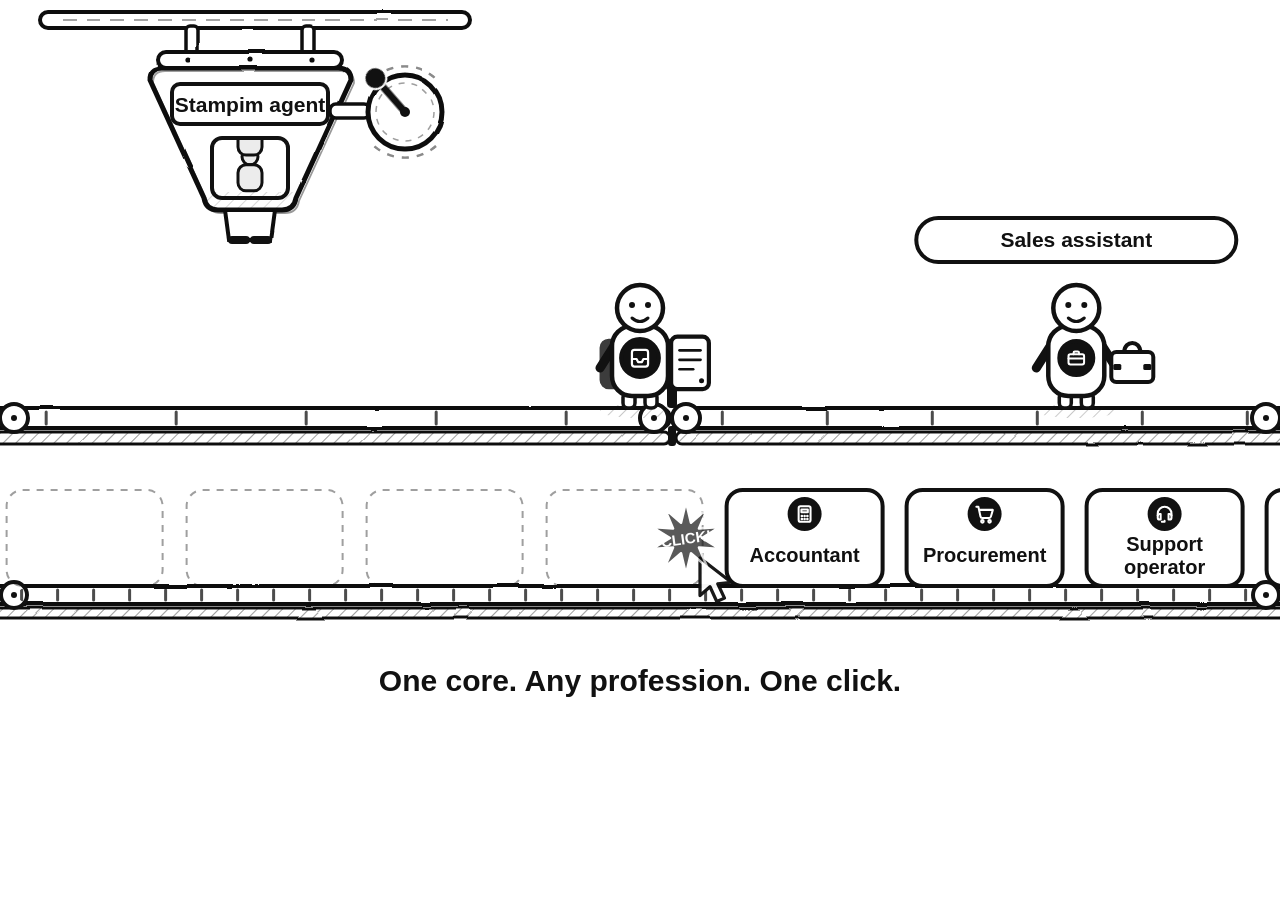
<file: demo/conveyor/index-v3.html>
<!doctype html>
<html lang="en">
<head>
<meta charset="utf-8">
<meta name="viewport" content="width=1280, initial-scale=1">
<title>One core. Any profession. One click.</title>
<style>
  html, body { margin: 0; padding: 0; height: 100%; background: #ffffff; overflow: hidden; }
  #stage { display: block; width: 1280px; height: 720px; }
  text { font-family: "Segoe UI", "Arial", sans-serif; }
</style>
</head>
<body>
<svg id="stage" width="1280" height="720" viewBox="0 0 1280 720" xmlns="http://www.w3.org/2000/svg">
  <defs>
    <pattern id="hatch" width="9" height="9" patternUnits="userSpaceOnUse" patternTransform="rotate(45)">
      <line x1="0" y1="0" x2="0" y2="9" stroke="#111" stroke-width="1.5" opacity="0.55"/>
    </pattern>
    <filter id="rough" x="-1%" y="-1%" width="102%" height="102%">
      <feTurbulence type="fractalNoise" baseFrequency="0.018" numOctaves="2" seed="11" result="noise"/>
      <feDisplacementMap in="SourceGraphic" in2="noise" scale="2.4" xChannelSelector="R" yChannelSelector="G"/>
    </filter>

    <clipPath id="hopperClip">
      <rect x="212" y="138" width="76" height="60" rx="10"/>
    </clipPath>
    <clipPath id="machineClip">
      <path d="M162 68 H338 Q350 68 350 80 L296 198 Q294 210 282 210 H218 Q206 210 204 198 L150 80 Q150 68 162 68 Z"/>
    </clipPath>
    <clipPath id="beltInClip"><rect x="20" y="410" width="628" height="16" rx="8"/></clipPath>
    <clipPath id="beltOutClip"><rect x="696" y="410" width="574" height="16" rx="8"/></clipPath>
    <clipPath id="beltFeedClip"><rect x="18" y="588" width="1244" height="14" rx="7"/></clipPath>

    <!-- profession glyphs: 24x24 line icons, stroke currentColor -->
    <symbol id="ic-request" viewBox="0 0 24 24">
      <g fill="none" stroke="currentColor" stroke-width="2.2" stroke-linecap="round" stroke-linejoin="round">
        <path d="M4 13h4.6l1.5 3h3.8l1.5-3H20"/>
        <path d="M4 13V6.5A2.5 2.5 0 0 1 6.5 4h11A2.5 2.5 0 0 1 20 6.5V13v5a2.5 2.5 0 0 1-2.5 2.5h-11A2.5 2.5 0 0 1 4 18z"/>
      </g>
    </symbol>
    <symbol id="ic-accountant" viewBox="0 0 24 24">
      <g fill="none" stroke="currentColor" stroke-width="2.2" stroke-linecap="round" stroke-linejoin="round">
        <rect x="5.5" y="3.5" width="13" height="17" rx="2"/>
        <path d="M8.5 7h7v3h-7z"/>
        <path d="M9 14.2h.01M12 14.2h.01M15 14.2h.01M9 17.4h.01M12 17.4h.01M15 17.4h.01" stroke-width="2.8"/>
      </g>
    </symbol>
    <symbol id="ic-procurement" viewBox="0 0 24 24">
      <g fill="none" stroke="currentColor" stroke-width="2.2" stroke-linecap="round" stroke-linejoin="round">
        <path d="M3 4h2.2l2.3 10.7a2 2 0 0 0 2 1.6h7.4a2 2 0 0 0 2-1.5L21 7.5H6"/>
        <circle cx="9.6" cy="20" r="1.4"/>
        <circle cx="17.4" cy="20" r="1.4"/>
      </g>
    </symbol>
    <symbol id="ic-support" viewBox="0 0 24 24">
      <g fill="none" stroke="currentColor" stroke-width="2.2" stroke-linecap="round" stroke-linejoin="round">
        <path d="M4.5 13.5v-2a7.5 7.5 0 0 1 15 0v2"/>
        <path d="M4.5 13.5A2 2 0 0 1 6.5 12h1.2v6H6.5a2 2 0 0 1-2-2z"/>
        <path d="M19.5 13.5a2 2 0 0 0-2-1.5h-1.2v6h1.2a2 2 0 0 0 2-2z"/>
        <path d="M12 19.5v1h-3"/>
      </g>
    </symbol>
    <symbol id="ic-warehouse" viewBox="0 0 24 24">
      <g fill="none" stroke="currentColor" stroke-width="2.2" stroke-linecap="round" stroke-linejoin="round">
        <path d="M4 7.5 12 4l8 3.5v9L12 20l-8-3.5z"/>
        <path d="M4 7.5 12 11l8-3.5"/>
        <path d="M12 11v9"/>
      </g>
    </symbol>
    <symbol id="ic-sales" viewBox="0 0 24 24">
      <g fill="none" stroke="currentColor" stroke-width="2.2" stroke-linecap="round" stroke-linejoin="round">
        <rect x="3.5" y="8" width="17" height="11" rx="2"/>
        <path d="M9 8V6.5A1.5 1.5 0 0 1 10.5 5h3A1.5 1.5 0 0 1 15 6.5V8"/>
        <path d="M3.5 12.5h17"/>
      </g>
    </symbol>
  </defs>

  <rect x="0" y="0" width="1280" height="720" fill="#ffffff"/>

  <!-- ================= static hand-drawn scenery ================= -->
  <g id="staticArt" filter="url(#rough)">
    <!-- ceiling beam -->
    <rect x="40" y="12" width="430" height="16" rx="8" fill="#fff" stroke="#111" stroke-width="4"/>
    <line x1="62" y1="20" x2="448" y2="20" stroke="#111" stroke-width="1.6" stroke-dasharray="14 10" opacity="0.5"/>
    <rect x="186" y="26" width="12" height="38" rx="4" fill="#fff" stroke="#111" stroke-width="3.5"/>
    <rect x="302" y="26" width="12" height="38" rx="4" fill="#fff" stroke="#111" stroke-width="3.5"/>

    <!-- machine: body, top plate, throat (v3 replaced the teapot vessel) -->
    <path d="M162 68 H338 Q350 68 350 80 L296 198 Q294 210 282 210 H218 Q206 210 204 198 L150 80 Q150 68 162 68 Z"
          fill="#fff" stroke="#111" stroke-width="5"/>
    <path d="M162 68 H338 Q350 68 350 80 L296 198 Q294 210 282 210 H218 Q206 210 204 198 L150 80 Q150 68 162 68"
          fill="none" stroke="#111" stroke-width="1.8" opacity="0.4" transform="translate(3,3)"/>
    <g clip-path="url(#machineClip)">
      <rect x="196" y="192" width="108" height="18" fill="url(#hatch)" opacity="0.4"/>
    </g>
    <rect x="158" y="52" width="184" height="16" rx="8" fill="#fff" stroke="#111" stroke-width="4"/>
    <circle cx="188" cy="60" r="2.6" fill="#111"/>
    <circle cx="250" cy="60" r="2.6" fill="#111"/>
    <circle cx="312" cy="60" r="2.6" fill="#111"/>
    <path d="M225 210 L229 240 L271 240 L275 210 Z" fill="#fff" stroke="#111" stroke-width="4"/>

    <!-- crank: bracket, wheel, motion arcs -->
    <rect x="330" y="104" width="40" height="14" rx="6" fill="#fff" stroke="#111" stroke-width="3.5"/>
    <circle cx="405" cy="112" r="37" fill="#fff" stroke="#111" stroke-width="5"/>
    <circle cx="405" cy="112" r="29" fill="none" stroke="#111" stroke-width="1.5" stroke-dasharray="6 7" opacity="0.4"/>
    <circle cx="405" cy="112" r="5" fill="#111"/>
    <path d="M374 78 A 47 47 0 0 1 436 78" fill="none" stroke="#111" stroke-width="2.4" stroke-dasharray="7 8" opacity="0.5"/>
    <path d="M436 146 A 47 47 0 0 1 374 146" fill="none" stroke="#111" stroke-width="2.4" stroke-dasharray="7 8" opacity="0.5"/>

    <!-- conveyor belts + frames -->
    <rect x="-10" y="408" width="680" height="20" rx="10" fill="#fff" stroke="#111" stroke-width="4"/>
    <rect x="676" y="408" width="614" height="20" rx="10" fill="#fff" stroke="#111" stroke-width="4"/>
    <rect x="-10" y="432" width="680" height="12" rx="6" fill="url(#hatch)" stroke="#111" stroke-width="3"/>
    <rect x="676" y="432" width="614" height="12" rx="6" fill="url(#hatch)" stroke="#111" stroke-width="3"/>

    <!-- profession feed belt -->
    <rect x="-10" y="586" width="1300" height="18" rx="9" fill="#fff" stroke="#111" stroke-width="4"/>
    <rect x="-10" y="608" width="1300" height="10" rx="5" fill="url(#hatch)" stroke="#111" stroke-width="3"/>
  </g>

  <!-- ================= rollers (crisp, above stripes) ================= -->
  <g id="rollers">
    <circle cx="14" cy="418" r="14" fill="#fff" stroke="#111" stroke-width="4"/><circle cx="14" cy="418" r="3" fill="#111"/>
    <circle cx="654" cy="418" r="14" fill="#fff" stroke="#111" stroke-width="4"/><circle cx="654" cy="418" r="3" fill="#111"/>
    <circle cx="686" cy="418" r="14" fill="#fff" stroke="#111" stroke-width="4"/><circle cx="686" cy="418" r="3" fill="#111"/>
    <circle cx="1266" cy="418" r="14" fill="#fff" stroke="#111" stroke-width="4"/><circle cx="1266" cy="418" r="3" fill="#111"/>
    <circle cx="14" cy="595" r="13" fill="#fff" stroke="#111" stroke-width="4"/><circle cx="14" cy="595" r="3" fill="#111"/>
    <circle cx="1266" cy="595" r="13" fill="#fff" stroke="#111" stroke-width="4"/><circle cx="1266" cy="595" r="3" fill="#111"/>
    <rect x="668" y="426" width="8" height="20" rx="3" fill="#111"/>
  </g>

  <!-- ================= dynamic: belts, hopper life, stopper ================= -->
  <g clip-path="url(#beltInClip)"><g id="stripesIn"></g></g>
  <g clip-path="url(#beltOutClip)"><g id="stripesOut"></g></g>
  <g clip-path="url(#beltFeedClip)"><g id="stripesFeed"></g></g>

  <g id="hopperMinis" clip-path="url(#hopperClip)"></g>
  <!-- porthole frame and name plate sit above the queue of blanks -->
  <rect x="212" y="138" width="76" height="60" rx="10" fill="none" stroke="#111" stroke-width="4"/>
  <g id="namePlate">
    <rect x="172" y="84" width="156" height="40" rx="8" fill="#fff" stroke="#111" stroke-width="4"/>
    <text x="250" y="112" text-anchor="middle" font-size="21" font-weight="700" fill="#111">Stampim agent</text>
  </g>

  <g id="crankArm">
    <line x1="405" y1="112" x2="450" y2="112" stroke="#111" stroke-width="7" stroke-linecap="round"/>
    <circle cx="450" cy="112" r="11" fill="#111" stroke="#fff" stroke-width="2"/>
  </g>

  <g id="gateLeft"><rect x="0" y="-4" width="22" height="8" rx="4" fill="#111"/></g>
  <g id="gateRight"><rect x="-22" y="-4" width="22" height="8" rx="4" fill="#111"/></g>

  <g id="stopper" style="opacity:0">
    <rect x="-5" y="-36" width="10" height="36" rx="4" fill="#111"/>
    <rect x="-12" y="-42" width="24" height="9" rx="4" fill="#111"/>
  </g>

  <!-- ================= feed slots, flying tile, agents, effects ================= -->
  <g id="slotsLayer"></g>
  <g id="flyLayer"></g>
  <g id="agentsLayer"></g>
  <g id="fxLayer"></g>

  <text id="tagline" x="640" y="691" text-anchor="middle" font-size="30" font-weight="700" fill="#111"></text>
</svg>

<script>
(function () {
  "use strict";

  // ---------- language and professions ----------
  var params = new URLSearchParams(location.search);
  var LANG = params.get("lang") === "ru" ? "ru" : "en";
  var RECORD = params.get("record") === "1";
  document.documentElement.lang = LANG;

  var TXT = {
    en: {
      tag: "One core. Any profession. One click.",
      click: "*CLICK!*",
      prof: [
        ["Request", "intake"],
        ["Accountant"],
        ["Procurement"],
        ["Support", "operator"],
        ["Warehouse", "clerk"],
        ["Sales", "assistant"]
      ]
    },
    ru: {
      tag: "Одно ядро. Любая профессия. Один щелчок.",
      click: "«ЩЁЛК!»",
      prof: [
        ["Приёмщик", "заявок"],
        ["Бухгалтер"],
        ["Снабженец"],
        ["Оператор", "поддержки"],
        ["Кладовщик"],
        ["Помощник", "продаж"]
      ]
    }
  }[LANG];

  var KEYS = ["request", "accountant", "procurement", "support", "warehouse", "sales"];
  var PROF = KEYS.map(function (key, i) {
    return { key: key, lines: TXT.prof[i], label: TXT.prof[i].join(" ") };
  });

  // ---------- constants (all periodic) ----------
  var CYCLE = 2.5;              // one crank revolution, seconds
  var CYCLES = 6;               // six professions per loop
  var TOTAL = CYCLE * CYCLES;   // 15.0 s
  var FALL_END = 0.16;
  var LAND_END = 0.19;
  var RIDE_END = 0.49;
  var CLICK_P  = 0.55;
  var MERGE_END = 0.66;
  var CHIP_P = 0.70;
  var CHIP_FULL = 0.74;
  var EXIT_START = 1.22;
  var EXIT_SPEED = 420;         // px per second, slower than the incoming belt
  var AGENT_LAND_X = 250;
  var AGENT_CLICK_X = 640;
  var BELT_TOP = 408;

  var TILE_S = 180;
  var TILE_X0 = AGENT_CLICK_X + CLICK_P * TILE_S;
  var TILE_CY = 538;
  var CLICK_X = 700;
  var CLICK_Y = 558;

  var IN_SPEED = 1300;          // px per cycle = 520 px/s (agent ride 390 px / 0.30 cycle)
  var OUT_SPEED = 1050;         // px per cycle = 420 px/s (slower than incoming)
  var FEED_SPEED = TILE_S;      // one tile per revolution
  var IN_STRIPE = 130, OUT_STRIPE = 105, FEED_STRIPE = 36;

  var CHIP_HALF = 160;
  var A_END = EXIT_START + (1280 + CHIP_HALF - AGENT_CLICK_X) / (EXIT_SPEED * CYCLE);

  var NS = "http://www.w3.org/2000/svg";
  function $(id) { return document.getElementById(id); }
  function el(name, attrs) {
    var n = document.createElementNS(NS, name);
    if (attrs) for (var k in attrs) n.setAttribute(k, attrs[k]);
    return n;
  }
  function clamp(v, a, b) { return Math.min(b, Math.max(a, v)); }
  function lerp(a, b, u) { return a + (b - a) * u; }
  function seg(p, a, b) { return clamp((p - a) / (b - a), 0, 1); }
  function smooth(u) { u = clamp(u, 0, 1); return u * u * (3 - 2 * u); }
  function easeInQuad(u) { u = clamp(u, 0, 1); return u * u; }
  function easeOutCubic(u) { u = clamp(u, 0, 1); return 1 - Math.pow(1 - u, 3); }
  function easeInOutCubic(u) { u = clamp(u, 0, 1); return u < 0.5 ? 4 * u * u * u : 1 - Math.pow(-2 * u + 2, 3) / 2; }
  function easeOutBack(u) {
    u = clamp(u, 0, 1);
    var c1 = 1.70158, c3 = c1 + 1;
    return 1 + c3 * Math.pow(u - 1, 3) + c1 * Math.pow(u - 1, 2);
  }
  function mod(n, m) { return ((n % m) + m) % m; }

  // ---------- static text ----------
  var tagline = $("tagline");
  tagline.textContent = TXT.tag;
  document.title = TXT.tag;

  // ---------- belt stripes ----------
  function buildStripes(layer, from, to, step, y, h) {
    for (var x = from; x <= to; x += step) {
      layer.appendChild(el("line", {
        x1: x, y1: y, x2: x, y2: y + h,
        stroke: "#111", "stroke-width": 3, "stroke-linecap": "round", opacity: 0.75
      }));
    }
  }
  buildStripes($("stripesIn"), -260, 1700, IN_STRIPE, 412, 12);
  buildStripes($("stripesOut"), -260, 1700, OUT_STRIPE, 412, 12);
  buildStripes($("stripesFeed"), -260, 1700, FEED_STRIPE, 590, 10);

  // ---------- hopper queue ----------
  (function buildMinis() {
    var layer = $("hopperMinis");
    [192, 156, 120, 84].forEach(function (feet, idx) {
      var g = el("g", { "data-feet": feet, "data-phase": idx * 1.7 });
      g.appendChild(el("circle", { cx: "250", cy: feet - 34, r: "8", fill: "#ececec", stroke: "#111", "stroke-width": "3" }));
      g.appendChild(el("rect", { x: "238", y: feet - 26, width: "24", height: "26", rx: "8", fill: "#ececec", stroke: "#111", "stroke-width": "3" }));
      layer.appendChild(g);
    });
  })();

  // ---------- feed slots ----------
  var SLOT_MIN = -8, SLOT_MAX = 15;
  var slots = [];
  (function buildSlots() {
    var layer = $("slotsLayer");
    for (var i = SLOT_MIN; i <= SLOT_MAX; i++) {
      var pr = PROF[mod(i, PROF.length)];
      var g = el("g");
      g.innerHTML =
        '<rect x="-78" y="490" width="156" height="96" rx="16" fill="none" stroke="#111" stroke-width="2" ' +
          'stroke-dasharray="7 7" opacity="0.4"/>' +
        '<g class="tile">' +
          '<rect class="tileRect" x="-78" y="490" width="156" height="96" rx="16" fill="#fff" stroke="#111" stroke-width="4"/>' +
          '<circle class="tileIconBg" cx="0" cy="514" r="17" fill="#111"/>' +
          '<use class="tileIcon" x="-11" y="503" width="22" height="22" href="#ic-' + pr.key + '" style="color:#fff"/>' +
          '<text class="tileT1" x="0" y="' + (pr.lines.length === 1 ? 562 : 551) + '" text-anchor="middle" ' +
            'font-size="20" font-weight="700" fill="#111">' + pr.lines[0] + '</text>' +
          (pr.lines.length > 1
            ? '<text class="tileT2" x="0" y="574" text-anchor="middle" font-size="20" font-weight="700" fill="#111">' + pr.lines[1] + '</text>'
            : "") +
        '</g>';
      layer.appendChild(g);
      slots.push({
        i: i, pr: pr, g: g,
        tile: g.querySelector(".tile"),
        rect: g.querySelector(".tileRect"),
        iconBg: g.querySelector(".tileIconBg"),
        icon: g.querySelector(".tileIcon"),
        texts: Array.prototype.slice.call(g.querySelectorAll("text")),
        target: false
      });
    }
  })();

  // ---------- flying tiles ----------
  var flyGroups = {};
  (function buildFly() {
    var layer = $("flyLayer");
    PROF.forEach(function (pr) {
      var g = el("g", { style: "display:none" });
      g.innerHTML =
        '<rect x="-78" y="-48" width="156" height="96" rx="16" fill="#111" stroke="#111" stroke-width="4"/>' +
        '<circle cx="0" cy="-22" r="17" fill="#fff"/>' +
        '<use x="-11" y="-33" width="22" height="22" href="#ic-' + pr.key + '" style="color:#111"/>' +
        '<text x="0" y="' + (pr.lines.length === 1 ? 26 : 15) + '" text-anchor="middle" font-size="20" font-weight="700" fill="#fff">' + pr.lines[0] + '</text>' +
        (pr.lines.length > 1
          ? '<text x="0" y="38" text-anchor="middle" font-size="20" font-weight="700" fill="#fff">' + pr.lines[1] + '</text>'
          : "");
      layer.appendChild(g);
      flyGroups[pr.key] = g;
    });
  })();

  // ---------- agents (one group per profession) ----------
  var ATTR = {
    request:
      '<rect x="-18" y="-26" width="36" height="50" rx="6" fill="#fff" stroke="#111" stroke-width="4"/>' +
      '<line x1="-10" y1="-13" x2="10" y2="-13" stroke="#111" stroke-width="2.6" stroke-linecap="round"/>' +
      '<line x1="-10" y1="-4" x2="10" y2="-4" stroke="#111" stroke-width="2.6" stroke-linecap="round"/>' +
      '<line x1="-10" y1="5" x2="3" y2="5" stroke="#111" stroke-width="2.6" stroke-linecap="round"/>' +
      '<circle cx="11" cy="16" r="2.4" fill="#111"/>',
    accountant:
      '<rect x="-16" y="-24" width="32" height="44" rx="5" fill="#fff" stroke="#111" stroke-width="4"/>' +
      '<rect x="-10" y="-17" width="20" height="10" rx="2" fill="#111"/>' +
      '<circle cx="-7" cy="1" r="2.2" fill="#111"/><circle cx="0" cy="1" r="2.2" fill="#111"/><circle cx="7" cy="1" r="2.2" fill="#111"/>' +
      '<circle cx="-7" cy="9" r="2.2" fill="#111"/><circle cx="0" cy="9" r="2.2" fill="#111"/><circle cx="7" cy="9" r="2.2" fill="#111"/>' +
      '<rect x="-8" y="13" width="16" height="4" rx="2" fill="#111"/>',
    procurement:
      '<path d="M -10 -30 L -10 -46 L 8 -46" fill="none" stroke="#111" stroke-width="4" stroke-linecap="round" stroke-linejoin="round"/>' +
      '<path d="M -6 -36 L 30 -36 L 24 -16 L 2 -16 Z" fill="#fff" stroke="#111" stroke-width="4" stroke-linejoin="round"/>' +
      '<circle cx="4" cy="-6" r="6" fill="#fff" stroke="#111" stroke-width="4"/>' +
      '<circle cx="22" cy="-6" r="6" fill="#fff" stroke="#111" stroke-width="4"/>',
    support:
      '<path d="M -24 -112 C -24 -140 24 -140 24 -112" fill="none" stroke="#111" stroke-width="6" stroke-linecap="round"/>' +
      '<rect x="-34" y="-120" width="14" height="26" rx="6" fill="#fff" stroke="#111" stroke-width="4"/>' +
      '<rect x="20" y="-120" width="14" height="26" rx="6" fill="#fff" stroke="#111" stroke-width="4"/>' +
      '<path d="M 34 -100 C 34 -84 20 -82 12 -84" fill="none" stroke="#111" stroke-width="3.4" stroke-linecap="round"/>',
    warehouse:
      '<rect x="-22" y="-26" width="44" height="40" rx="3" fill="#fff" stroke="#111" stroke-width="4"/>' +
      '<line x1="0" y1="-26" x2="0" y2="14" stroke="#111" stroke-width="2.6"/>' +
      '<path d="M -22 -26 L 0 -10 L 22 -26" fill="none" stroke="#111" stroke-width="2.6"/>',
    sales:
      '<rect x="-21" y="-14" width="42" height="30" rx="5" fill="#fff" stroke="#111" stroke-width="4"/>' +
      '<path d="M -8 -14 C -8 -26 8 -26 8 -14" fill="none" stroke="#111" stroke-width="4"/>' +
      '<rect x="-19" y="-2" width="8" height="6" rx="1.5" fill="#111"/>' +
      '<rect x="11" y="-2" width="8" height="6" rx="1.5" fill="#111"/>'
  };

  var ATTR_ANCHOR = {
    request: [50, -44], accountant: [54, -42], procurement: [56, -36],
    support: [0, -116], warehouse: [56, -40], sales: [56, -42]
  };

  var agentGroups = {};
  (function buildAgents() {
    var layer = $("agentsLayer");
    PROF.forEach(function (pr) {
      var g = el("g", { style: "display:none" });
      var ax = ATTR_ANCHOR[pr.key][0], ay = ATTR_ANCHOR[pr.key][1];
      g.innerHTML =
        '<ellipse class="shadow" cx="0" cy="3" rx="40" ry="7" fill="url(#hatch)" opacity="0.55"/>' +
        '<g class="fig">' +
          '<rect class="leg" x="-17" y="-16" width="12" height="16" rx="5" fill="#ececec" stroke="#111" stroke-width="3.5"/>' +
          '<rect class="leg" x="5" y="-16" width="12" height="16" rx="5" fill="#ececec" stroke="#111" stroke-width="3.5"/>' +
          '<path d="M -26 -62 L -40 -40" stroke="#111" stroke-width="9" stroke-linecap="round"/>' +
          '<path d="M 26 -62 L 40 -40" stroke="#111" stroke-width="9" stroke-linecap="round"/>' +
          '<rect class="torso" x="-28" y="-82" width="56" height="70" rx="20" fill="#ececec" stroke="#111" stroke-width="4.5"/>' +
          '<circle class="head" cx="0" cy="-100" r="23" fill="#ececec" stroke="#111" stroke-width="4.5"/>' +
          '<g class="eyes">' +
            '<circle cx="-8" cy="-103" r="3" fill="#111"/><circle cx="8" cy="-103" r="3" fill="#111"/>' +
          '</g>' +
          '<g class="eyesShut" style="display:none">' +
            '<line x1="-12" y1="-103" x2="-4" y2="-103" stroke="#111" stroke-width="2.6" stroke-linecap="round"/>' +
            '<line x1="4" y1="-103" x2="12" y2="-103" stroke="#111" stroke-width="2.6" stroke-linecap="round"/>' +
          '</g>' +
          '<path class="smile" d="M -8 -90 Q 0 -83 8 -90" fill="none" stroke="#111" stroke-width="3" stroke-linecap="round" style="display:none"/>' +
        '</g>' +
        '<g class="badge" style="display:none">' +
          '<circle r="17" fill="#111" stroke="#111" stroke-width="4"/>' +
          '<use x="-11" y="-11" width="22" height="22" href="#ic-' + pr.key + '" style="color:#fff"/>' +
        '</g>' +
        '<g class="attr" style="display:none">' +
          '<g transform="translate(' + ax + ',' + ay + ')">' + ATTR[pr.key] + '</g>' +
        '</g>' +
        '<g class="chip" opacity="0">' +
          '<rect x="-160" y="-22" width="320" height="44" rx="22" fill="#fff" stroke="#111" stroke-width="4"/>' +
          '<text x="0" y="7" text-anchor="middle" font-size="21" font-weight="700" fill="#111">' + pr.label + '</text>' +
        '</g>';
      layer.appendChild(g);
      agentGroups[pr.key] = {
        g: g,
        torso: g.querySelector(".torso"),
        head: g.querySelector(".head"),
        legs: Array.prototype.slice.call(g.querySelectorAll(".leg")),
        eyes: g.querySelector(".eyes"),
        eyesShut: g.querySelector(".eyesShut"),
        smile: g.querySelector(".smile"),
        badge: g.querySelector(".badge"),
        attr: g.querySelector(".attr"),
        chip: g.querySelector(".chip"),
        ax: ax, ay: ay,
        merged: null
      };
    });
  })();

  // ---------- click star ----------
  var fx = $("fxLayer");
  var star = el("g", { style: "display:none" });
  (function buildStar() {
    var pts = [];
    for (var k = 0; k < 20; k++) {
      var r = k % 2 === 0 ? 36 : 16;
      var a = -Math.PI / 2 + Math.PI * k / 10;
      pts.push((Math.cos(a) * r).toFixed(2) + "," + (Math.sin(a) * r).toFixed(2));
    }
    star.innerHTML =
      '<path d="M ' + pts.join(" L ") + ' Z" fill="#111" stroke="#fff" stroke-width="2.5" stroke-linejoin="round"/>' +
      '<text x="0" y="6" text-anchor="middle" font-size="15" font-weight="700" fill="#fff" transform="rotate(-8)">' + TXT.click + '</text>';
  })();

  // ---------- cursor ----------
  var cursor = el("g", { opacity: "0" });
  cursor.innerHTML =
    '<path d="M0 0 L0 30 L8 23 L13.4 34.8 L19.6 32.1 L14.2 20.6 L25 19.4 Z" ' +
      'fill="#fff" stroke="#111" stroke-width="2.6" stroke-linejoin="round"/>';
  fx.appendChild(cursor);
  fx.appendChild(star); // star must sit above the cursor, not under it

  // ---------- render ----------
  var crankArm = $("crankArm");
  var gateLeft = $("gateLeft");
  var gateRight = $("gateRight");
  var stopper = $("stopper");
  var minis = Array.prototype.slice.call($("hopperMinis").children);

  function setTileState(slot, target) {
    if (slot.target === target) return;
    slot.target = target;
    slot.rect.setAttribute("fill", target ? "#111" : "#fff");
    slot.iconBg.setAttribute("fill", target ? "#fff" : "#111");
    slot.icon.style.color = target ? "#111" : "#fff";
    for (var i = 0; i < slot.texts.length; i++) {
      slot.texts[i].setAttribute("fill", target ? "#fff" : "#111");
    }
  }

  function renderAgent(k, t) {
    var a = t / CYCLE - k;
    if (a < 0 || a > A_END) return;
    var pr = PROF[mod(k, PROF.length)];
    var A = agentGroups[pr.key];
    A.g.style.display = "";

    // spawn fully below the hopper mouth (y=240), otherwise the blank would be
    // drawn on top of the machine's belly while it is still "inside"
    var ax = AGENT_LAND_X, feetY = 372, alpha = 1, squash = 1, hop = 0;
    if (a < FALL_END) {
      var u = a / FALL_END;
      feetY = lerp(372, BELT_TOP, easeInQuad(u));
      alpha = smooth(clamp(a / 0.025, 0, 1));
    } else if (a < LAND_END) {
      feetY = BELT_TOP;
      squash = 1 - 0.16 * Math.sin(Math.PI * seg(a, FALL_END, LAND_END));
    } else if (a < RIDE_END) {
      ax = lerp(AGENT_LAND_X, AGENT_CLICK_X, (a - LAND_END) / (RIDE_END - LAND_END));
      feetY = BELT_TOP;
    } else {
      ax = AGENT_CLICK_X;
      feetY = BELT_TOP;
    }

    // cartoon hop right after the merge
    if (a >= 0.64 && a <= 0.74) {
      hop = 22 * Math.sin(Math.PI * seg(a, 0.64, 0.74));
    }

    if (a >= EXIT_START) {
      ax = AGENT_CLICK_X + EXIT_SPEED * (a - EXIT_START) * CYCLE;
      feetY = BELT_TOP;
    }

    var sy = squash * (hop > 0 ? 1.06 : 1);
    var sx = 1 + (1 - squash) * 0.55;
    A.g.setAttribute("transform",
      "translate(" + ax.toFixed(3) + "," + (feetY - hop).toFixed(3) + ") scale(" + sx.toFixed(4) + "," + sy.toFixed(4) + ")");
    A.g.style.opacity = alpha.toFixed(3);

    var shadow = A.g.querySelector(".shadow");
    shadow.setAttribute("opacity", (a < FALL_END ? 0.18 + 0.37 * (a / FALL_END) : 0.55) * alpha);

    // profession state
    var merged = a >= 0.60;
    if (A.merged !== merged) {
      A.merged = merged;
      var fill = merged ? "#fff" : "#ececec";
      A.torso.setAttribute("fill", fill);
      A.head.setAttribute("fill", fill);
      for (var i = 0; i < A.legs.length; i++) A.legs[i].setAttribute("fill", fill);
      A.smile.style.display = merged ? "" : "none";
    }

    var badgeScale = a >= 0.60 ? easeOutBack(seg(a, 0.60, 0.66)) : 0;
    A.badge.style.display = badgeScale > 0 ? "" : "none";
    A.badge.setAttribute("transform", "translate(0,-50) scale(" + badgeScale.toFixed(4) + ")");

    var attrScale = a >= 0.61 ? easeOutBack(seg(a, 0.61, 0.67)) : 0;
    A.attr.style.display = attrScale > 0 ? "" : "none";
    A.attr.setAttribute("transform",
      "translate(" + A.ax + "," + A.ay + ") scale(" + attrScale.toFixed(4) + ") translate(" + (-A.ax) + "," + (-A.ay) + ")");

    var chipOpacity = smooth(seg(a, CHIP_P, CHIP_FULL));
    A.chip.setAttribute("opacity", chipOpacity.toFixed(3));
    A.chip.setAttribute("transform", "translate(0," + (-168 + (1 - chipOpacity) * 8).toFixed(2) + ")");
  }

  function render(t) {
    var pg = t / CYCLE;
    var p = pg - Math.floor(pg);
    var c = Math.floor(pg);

    // crank: one revolution per cycle
    crankArm.setAttribute("transform", "rotate(" + ((pg * 360) % 360).toFixed(3) + " 405 112)");

    // flaps clap once per revolution, with a short decaying bounce
    var open = smooth(seg(p, 0, 0.06)) * (1 - smooth(seg(p, 0.10, 0.16)));
    var tail = Math.exp(-9 * seg(p, 0.16, 0.5)) * Math.sin(34 * seg(p, 0.16, 0.5));
    var ang = 46 * (open + 0.09 * tail);
    gateLeft.setAttribute("transform", "translate(228,240) rotate(" + (-ang).toFixed(2) + ")");
    gateRight.setAttribute("transform", "translate(272,240) rotate(" + ang.toFixed(2) + ")");

    // hopper queue: gentle periodic bob
    for (var m = 0; m < minis.length; m++) {
      var ph = parseFloat(minis[m].getAttribute("data-phase"));
      var bob = 1.6 * Math.sin(2 * Math.PI * p + ph);
      minis[m].setAttribute("transform", "translate(0," + bob.toFixed(3) + ")");
    }

    // belt stripes: integer stripes per revolution keeps the loop exact
    $("stripesIn").setAttribute("transform", "translate(" + mod(IN_SPEED * pg, IN_STRIPE).toFixed(3) + ",0)");
    $("stripesOut").setAttribute("transform", "translate(" + mod(OUT_SPEED * pg, OUT_STRIPE).toFixed(3) + ",0)");
    $("stripesFeed").setAttribute("transform", "translate(" + (-mod(FEED_SPEED * pg, FEED_STRIPE)).toFixed(3) + ",0)");

    // stopper
    var stopA = smooth(seg(p, 0.40, 0.44)) * (1 - smooth(seg(p, 0.74, 0.78)));
    stopper.setAttribute("transform", "translate(672," + (BELT_TOP + 18 * (1 - stopA)).toFixed(3) + ")");
    stopper.style.opacity = stopA.toFixed(3);

    // feed slots
    var takenUpTo = Math.floor(pg - CLICK_P);
    for (var s = 0; s < slots.length; s++) {
      var slot = slots[s];
      var x = TILE_X0 + (slot.i - pg) * TILE_S;
      slot.g.setAttribute("transform", "translate(" + x.toFixed(3) + ",0)");
      var filled = slot.i >= 0 && slot.i > takenUpTo;
      slot.tile.style.display = filled ? "" : "none";
      var isTarget = filled && slot.i === c && p >= 0.42 && p < CLICK_P;
      setTileState(slot, isTarget);
      if (isTarget) {
        slot.tile.setAttribute("transform",
          "translate(0," + TILE_CY + ") scale(1.05) translate(0," + (-TILE_CY) + ")");
      } else {
        slot.tile.removeAttribute("transform");
      }
    }

    // agents: current and previous (exit is slower than one revolution)
    for (var key in agentGroups) agentGroups[key].g.style.display = "none";
    renderAgent(c, t);
    renderAgent(c - 1, t);

    // flying tile
    for (var fk in flyGroups) flyGroups[fk].style.display = "none";
    var fu = seg(p, CLICK_P, MERGE_END);
    if (fu > 0 && fu < 1) {
      var fly = flyGroups[PROF[mod(c, PROF.length)].key];
      fly.style.display = "";
      var fy = lerp(TILE_CY, BELT_TOP - 46, easeOutCubic(fu));
      var fs = lerp(1, 0.5, easeOutCubic(fu));
      var fo = 1 - seg(p, 0.63, MERGE_END);
      fly.setAttribute("transform", "translate(" + AGENT_CLICK_X + "," + fy.toFixed(3) + ") scale(" + fs.toFixed(4) + ")");
      fly.setAttribute("opacity", fo.toFixed(3));
    }

    // cursor
    var curA = smooth(seg(p, 0.40, 0.44)) * (1 - smooth(seg(p, 0.63, 0.68)));
    var curU = easeInOutCubic(seg(p, 0.40, 0.545));
    var dropU = easeInQuad(seg(p, 0.545, CLICK_P));
    var cx = lerp(1040, CLICK_X, curU);
    var cy = lerp(612, CLICK_Y, curU);
    var press = 1 - 0.16 * Math.sin(Math.PI * dropU);
    cursor.setAttribute("transform", "translate(" + cx.toFixed(2) + "," + cy.toFixed(2) + ") scale(" + (1.25 * press).toFixed(3) + ")");
    cursor.style.opacity = curA.toFixed(3);

    // comic click star
    var su = seg(p, CLICK_P, 0.67);
    if (su > 0 && su < 1) {
      star.style.display = "";
      var ss = easeOutBack(seg(p, CLICK_P, 0.60));
      // slightly up-left of the cursor tip so the comic lettering stays readable
      star.setAttribute("transform",
        "translate(" + (CLICK_X - 14) + "," + (CLICK_Y - 20) + ") scale(" + ss.toFixed(4) + ")");
      star.style.opacity = (1 - seg(p, 0.62, 0.67)).toFixed(3);
    } else {
      star.style.display = "none";
    }
  }

  window.conveyorRenderAt = render;
  window.conveyorTotal = TOTAL;
  window.conveyorMetrics = function () {
    var appear = CHIP_P * CYCLE;
    var exitStart = EXIT_START * CYCLE;
    var x0 = AGENT_CLICK_X;
    return {
      cycle: CYCLE,
      total: TOTAL,
      professions: CYCLES,
      chipAppear: appear,
      chipFull: CHIP_FULL * CYCLE,
      exitStart: exitStart,
      standWithChip: (EXIT_START - CHIP_FULL) * CYCLE,
      fullyInsideUntil: exitStart + (1280 - CHIP_HALF - x0) / EXIT_SPEED,
      leavesFrame: exitStart + (1280 + CHIP_HALF - x0) / EXIT_SPEED,
      chipVisibleSeconds: exitStart + (1280 + CHIP_HALF - x0) / EXIT_SPEED - appear,
      incomingSpeed: IN_SPEED / CYCLE,
      outgoingSpeed: EXIT_SPEED,
      chipHalf: CHIP_HALF,
      agentEnd: A_END
    };
  };

  if (RECORD) {
    render(0);
  } else {
    var t0 = performance.now();
    (function loop(now) {
      render(((now - t0) / 1000) % TOTAL);
      requestAnimationFrame(loop);
    })(t0);
  }
})();
</script>
</body>
</html>
</file>
